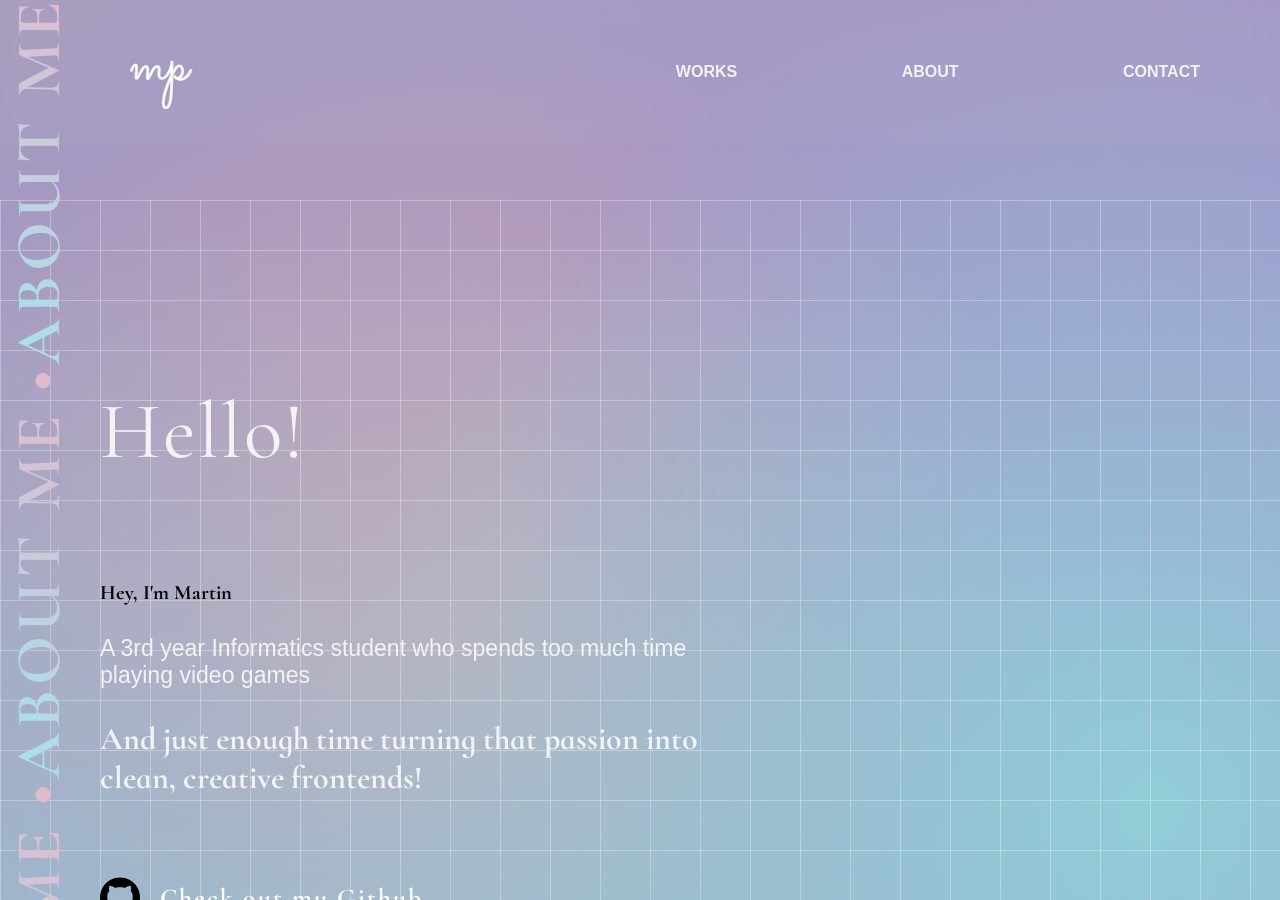
<file: about.html>
<!doctype html>
<html lang="en">
  <head>
    <meta charset="UTF-8" />
    <meta name="viewport" content="width=device-width, initial-scale=1.0" />
    <link rel="stylesheet" href="./about.css" />
    <link rel="stylesheet" href="./style.css" />
    <link rel="icon" type="image/png" href="./icons/cocosignIcon.png" />

    <title>mp | About</title>
  </head>
  <body>
    <!-- Navbar -->
    <nav>
      <div class="left-nav">
        <span class="anim">
          <a href="./index.html"
            ><img src="./icons/cocosign.png" alt="icon"
          /></a>
        </span>
      </div>
      <div class="right-nav">
        <span class="anim"><a href="./works.html" data-i18n="works"></a></span>
        <span class="anim"><a href="./about.html" data-i18n="about"></a></span>
        <span class="anim"
          ><a href="./contact.html" data-i18n="contact"></a
        ></span>
      </div>

      <!-- Mobile menu -->
      <button class="hamburger" id="hamburger">
        <span></span>
        <span></span>
        <span></span>
      </button>
      <div class="mobile-menu" id="mobileMenu">
        <a href="./works.html" data-i18n="works"></a>
        <a href="./about.html" data-i18n="about"></a>
        <a href="./contact.html" data-i18n="contact"></a>
      </div>
    </nav>

    <!-- Vertical text -->
    <div class="vertical anim">
      <div class="scroll-wrapper">
        <h1 data-i18n="aboutPageTitle">ABOUT ME &#x2022;</h1>
      </div>
    </div>

    <!-- About me -->
    <main class="container">
      <section class="about child">
        <div class="content">
          <div class="marginleft">
            <p data-i18n="aboutText"></p>
            <ul>
              <li data-i18n="aboutBulletOne"></li>
              <li data-i18n="aboutBulletTwo"></li>
              <li data-i18n="aboutBulletThree"></li>
            </ul>
            <a
              class="link"
              target="_blank"
              href="https://github.com/martinpavlakovic"
              ><img
                src="./icons/github.png"
                alt="githubLogo"
                width="40"
                height="40" />Check out my Github</a
            >
          </div>
        </div>
        <div class="right"><span class="grid" /></div>
      </section>

      <!-- Projects -->
      <section class="projects child">
        <div class="left">
          <span class="grid"></span>
          <div class="image-container">
            <a href="./gamefinder.html">
              <img src="./images/gfmain.png" alt="gfmain" />
            </a>
            <a href="./auagency.html">
              <img src="./images/aumain.png" alt="aumain" />
            </a>
            <a href="./stockup.html">
              <img src="./images/sumain.png" alt="sumain" />
            </a>
          </div>
        </div>
        <div class="content">
          <p>
            <span data-i18n="projectsText"></span>
            <a href="./contact.html" class="hover-link">
              <span class="slide-text" data-i18n="projectsLink"></span>
              <span class="slide-text" data-i18n="projectsLink"></span>
            </a>
          </p>
        </div>
      </section>

      <!-- Contact -->
      <section class="contact child">
        <div class="content">
          <div class="upper">
            <p>
              <span data-i18n="contactFormText"></span>
              <a href="./contact.html" class="hover-link">
                <span class="slide-text" data-i18n="contactFormLink"></span>
                <span class="slide-text" data-i18n="contactFormLink"></span>
              </a>
            </p>
          </div>
          <div class="lower">
            <img src="./icons/signature.png" alt="signatureImg" />
          </div>
        </div>
        <div class="right"><span class="grid" /></div>
      </section>
    </main>
    <script src="./js/animation.js"></script>
    <script src="./js/languageSwitch.js"></script>
  </body>
</html>
</file>
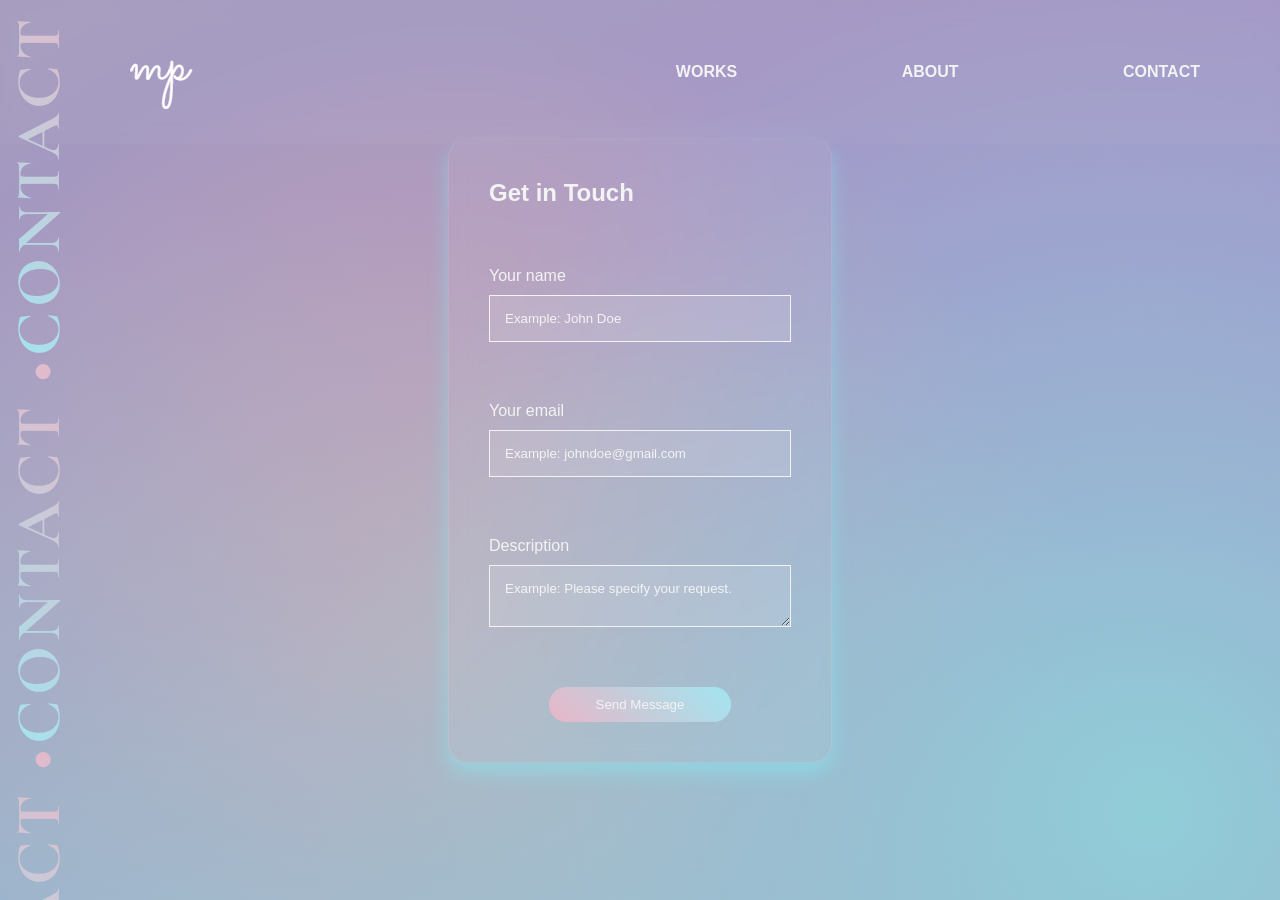
<file: contact.html>
<!doctype html>
<html lang="en">
  <head>
    <meta charset="UTF-8" />
    <meta name="viewport" content="width=device-width, initial-scale=1.0" />
    <link rel="stylesheet" href="./style.css" />
    <link rel="stylesheet" href="./contact.css" />
    <link rel="icon" type="image/png" href="./icons/cocosignIcon.png" />
    <title>mp | Contact</title>
  </head>
  <body>
    <!-- Navbar -->
    <nav>
      <div class="left-nav">
        <span class="anim">
          <a href="./index.html"
            ><img src="./icons/cocosign.png" alt="icon"
          /></a>
        </span>
      </div>
      <div class="right-nav">
        <span class="anim"><a href="./works.html" data-i18n="works"></a></span>
        <span class="anim"><a href="./about.html" data-i18n="about"></a></span>
        <span class="anim"
          ><a href="./contact.html" data-i18n="contact"></a
        ></span>
      </div>

      <!-- Mobile menu -->
      <button class="hamburger" id="hamburger">
        <span></span>
        <span></span>
        <span></span>
      </button>
      <div class="mobile-menu" id="mobileMenu">
        <a href="./works.html" data-i18n="works"></a>
        <a href="./about.html" data-i18n="about"></a>
        <a href="./contact.html" data-i18n="contact"></a>
      </div>
    </nav>

    <!-- Vertical text -->
    <div class="vertical anim">
      <div class="scroll-wrapper">
        <h1 data-i18n="contactPageTitle">CONTACT &#x2022;</h1>
      </div>
    </div>

    <!-- Form -->
    <section class="contact-container">
      <form class="contact-form anim" id="contact-form">
        <h2 class="group anim" data-i18n="getInTouch"></h2>
        <div class="group anim">
          <label data-i18n="nameLabel"></label>
          <input
            name="Full Name"
            type="text"
            data-i18n-placeholder="namePlaceholder" />
        </div>
        <div class="group anim">
          <label for="email" data-i18n="emailLabel"></label>
          <input
            type="email"
            name="Email"
            id="email"
            data-i18n-placeholder="emailPlaceholder" />
        </div>
        <div class="group anim">
          <label data-i18n="descriptionLabel"></label>
          <textarea
            name="Message"
            data-i18n-placeholder="messagePlaceholder"></textarea>
        </div>
        <div class="group anim">
          <button
            type="submit"
            class="btn-gradient"
            id="submit-button"
            data-i18n="sendMessage"></button>
        </div>
      </form>
    </section>
    <script src="./js/animation.js"></script>
    <script src="./js/form.js"></script>
    <script src="./js/languageSwitch.js"></script>
  </body>
</html>
</file>
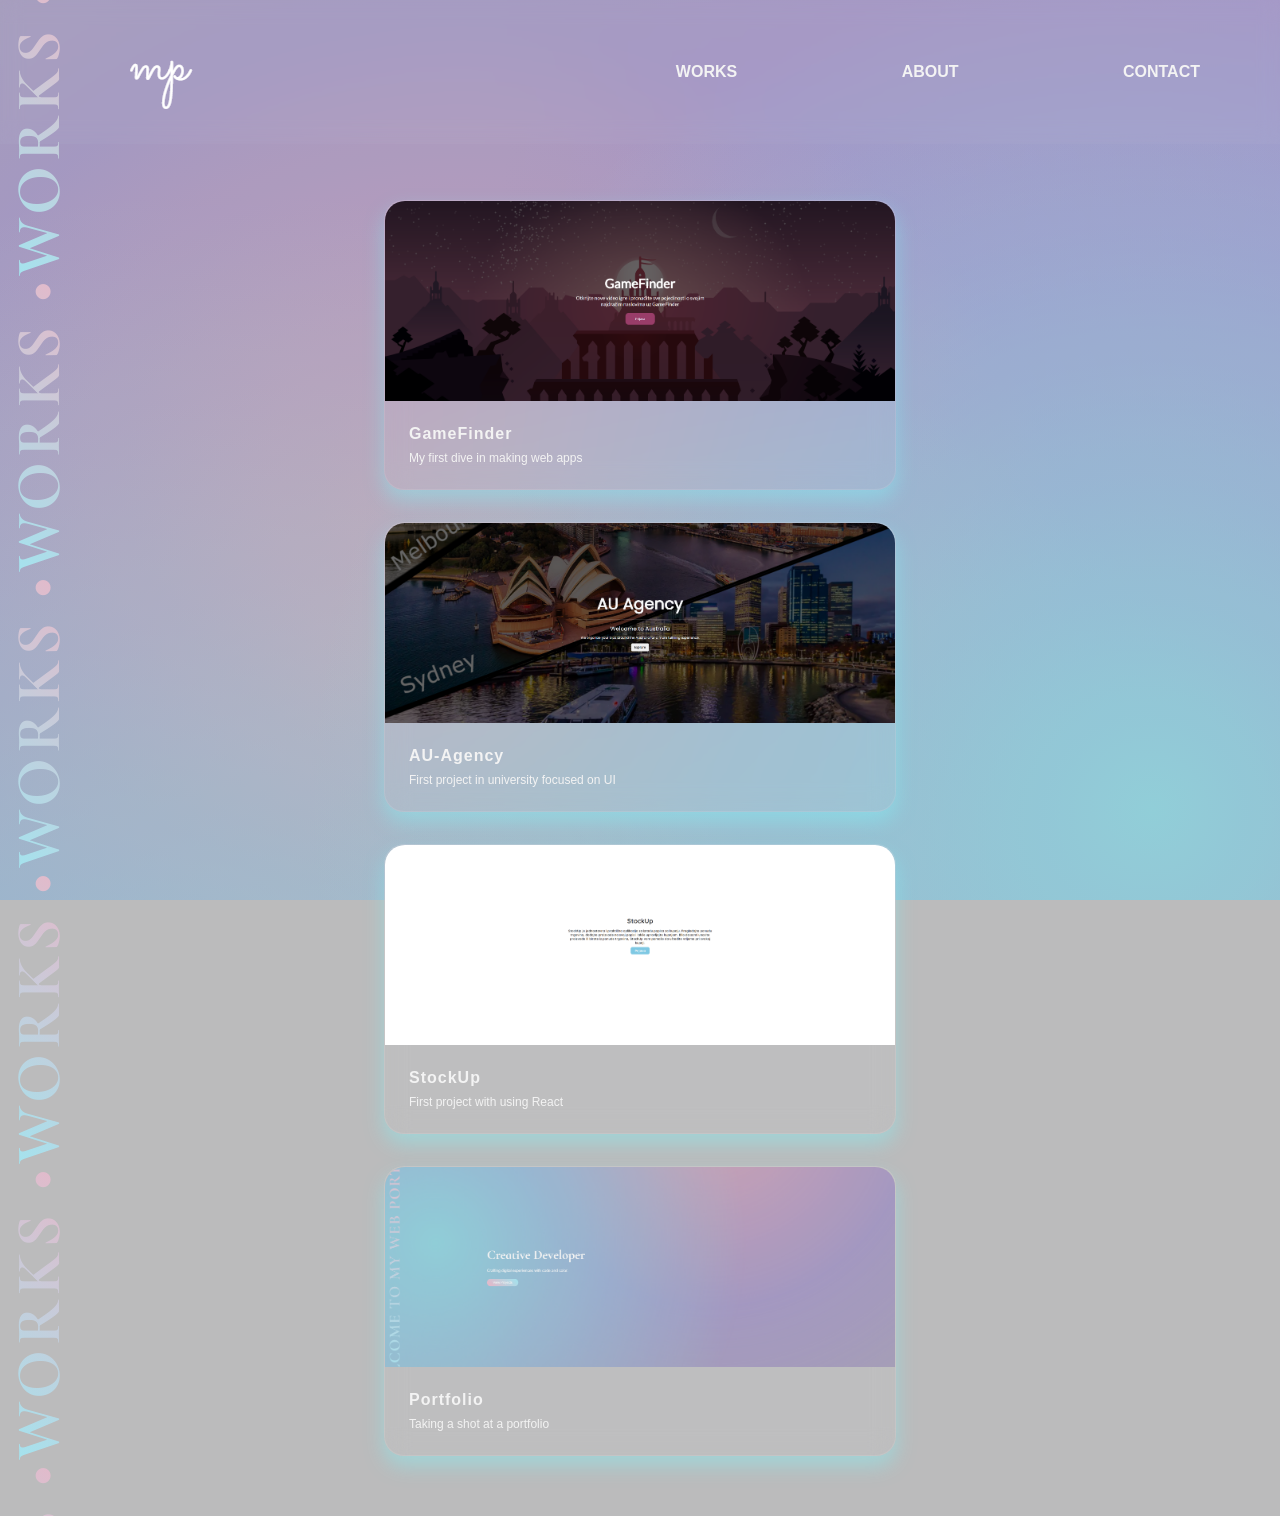
<file: works.html>
<!doctype html>
<html lang="en">
  <head>
    <meta charset="UTF-8" />
    <meta name="viewport" content="width=device-width, initial-scale=1.0" />
    <link rel="stylesheet" href="./style.css" />
    <link rel="stylesheet" href="./works.css" />
    <link rel="icon" type="image/png" href="./icons/cocosignIcon.png" />

    <title>mp | Works</title>
  </head>
  <body>
    <!-- Navbar -->
    <nav>
      <div class="left-nav">
        <span class="anim">
          <a href="./index.html"
            ><img src="./icons/cocosign.png" alt="icon"
          /></a>
        </span>
      </div>
      <div class="right-nav">
        <span class="anim"><a href="./works.html" data-i18n="works"></a></span>
        <span class="anim"><a href="./about.html" data-i18n="about"></a></span>
        <span class="anim"
          ><a href="./contact.html" data-i18n="contact"></a
        ></span>
      </div>

      <!-- Mobile menu -->
      <button class="hamburger" id="hamburger">
        <span></span>
        <span></span>
        <span></span>
      </button>
      <div class="mobile-menu" id="mobileMenu">
        <a href="./works.html" data-i18n="works"></a>
        <a href="./about.html" data-i18n="about"></a>
        <a href="./contact.html" data-i18n="contact"></a>
      </div>
    </nav>

    <!-- Vertical text -->
    <div class="vertical anim">
      <div class="scroll-wrapper">
        <h1 data-i18n="worksPageTitle">WORKS &#x2022;</h1>
      </div>
    </div>
    <section>
      <div class="card">
        <span class="hover">
          <a href="./gamefinder.html">
            <div class="img">
              <img src="./images/gfmain.png" alt="main" />
            </div>
            <div class="content">
              <h1 data-i18n="gamefinderTitle"></h1>
              <p data-i18n="gamefinderDesc"></p>
            </div>
          </a>
        </span>
      </div>
      <div class="card">
        <span class="hover">
          <a href="./auagency.html">
            <div class="img">
              <img src="./images/aumain.png" alt="main" />
            </div>
            <div class="content">
              <h1 data-i18n="auagencyTitle"></h1>
              <p data-i18n="auagencyDesc"></p>
            </div>
          </a>
        </span>
      </div>
      <div class="card">
        <span class="hover">
          <a href="./stockup.html">
            <div class="img">
              <img src="./images/sumain.png" alt="main" />
            </div>
            <div class="content">
              <h1 data-i18n="stockupTitle"></h1>
              <p data-i18n="stockupDesc"></p>
            </div>
          </a>
        </span>
      </div>
      <div class="card">
        <span class="hover">
          <a href="./portfolio.html">
            <div class="img">
              <img src="./images/portfoliomain.png" alt="main" />
            </div>
            <div class="content">
              <h1 data-i18n="portfolioTitle"></h1>
              <p data-i18n="portfolioDescription"></p>
            </div>
          </a>
        </span>
      </div>
    </section>
    <script src="./js/animation.js"></script>
    <script src="./js/languageSwitch.js"></script>
  </body>
</html>
</file>
<file: about.css>
.container {
  height: 100vh;
  overflow-y: scroll;
  scrollbar-width: none;
  -ms-overflow-style: none;
}

.container::-webkit-scrollbar {
  display: none;
}

.child {
  height: 100vh;
  width: 100%;
  display: flex;
  flex-direction: row;
  justify-content: center;
  align-items: center;
}

section {
  display: flex;
}

.grid {
  position: absolute;
  inset: 0;
  background-image:
    linear-gradient(rgba(255, 255, 255, 0.3) 1px, transparent 1px),
    linear-gradient(90deg, rgba(255, 255, 255, 0.3) 1px, transparent 1px);
  background-size: 180px 180px;
}

.image-container {
  position: relative;
  height: 100%;
  width: 100%;
}

.image-container a {
  position: absolute;
  width: clamp(180px, 20vw, 320px);
  height: clamp(120px, 13vw, 210px);
}

.image-container a img {
  width: 100%;
  height: 100%;
  object-fit: cover;
  border-radius: 16px;
  border: 1px solid rgba(255, 255, 255, 0.1);
  box-shadow: 0 10px 20px rgba(125, 249, 255, 0.4);
  backdrop-filter: blur(10px);
  transition: transform 0.3s;
}

.image-container a:nth-child(1) {
  top: 50%;
  left: 50%;
  translate: -50% -50%;
  z-index: 1002;
}

.image-container a:nth-child(2) {
  top: 40%;
  left: 65%;
  translate: -50% -50%;
  z-index: 1001;
}

.image-container a:nth-child(3) {
  top: 60%;
  left: 35%;
  translate: -50% -50%;
  z-index: 1003;
}

.image-container a img:hover {
  transform: scale(1.2);
}

.contact .left p {
  position: relative;
}

.contact .left p:before {
  content: '*';
  position: absolute;
  top: -50px;
  left: -50px;
}

.contact .upper {
  width: 100%;
  height: 70%;
  display: flex;
  justify-content: center;
  align-items: center;
}

.contact .lower {
  width: 100%;
  height: 30%;
  display: flex;
  justify-content: center;
  align-items: center;
  padding-bottom: 200px;
}

.contact .lower img {
  width: 100%;
}

.contact .content {
  display: flex;
  flex-direction: column;
}

.about .content,
.contact .content,
.projects .content {
  display: flex;
  justify-content: center;
  align-items: center;
  height: 100%;
  width: 50%;
}

.contact .right,
.about .right,
.projects .left {
  height: 100%;
  width: 50%;
  position: relative;
}

.container p,
.container a {
  color: var(--color-text);
  text-decoration: none;
  font-size: clamp(2.7rem, 8vw, 80px);
  letter-spacing: 2px;
  max-width: 800px;
}

.about li:nth-child(1) {
  color: black;
  font-family: Cormorant, 'sans-serif';
  font-weight: bold;
}

.projects .content p {
  min-width: 300px;
}

.container a {
  font-family: 'Cormorant Infant', serif;
}

.hover-link {
  display: inline-flex;
  flex-direction: column;
  overflow: hidden;
  height: 1.2em;
}

.slide-text {
  transition: transform 0.35s cubic-bezier(0.76, 0, 0.24, 1);
  display: block;
}

.hover-link:hover .slide-text {
  transform: translateY(-100%);
}

.about .content {
  display: flex;
  flex-direction: column;
  align-items: start;
  margin-left: 250px;
}

.about p {
  font-family: 'Cormorant Infant', serif;
}

.about ul {
  margin-top: 100px;
}

.about li {
  color: var(--color-text);
  list-style: none;
  margin-top: 30px;
  font-size: clamp(1rem, 1.8vw, 25px);
  max-width: 70%;
}

.about li:nth-child(1) {
  font-size: clamp(1.1rem, 1.6vw, 2rem);
}

.about li:nth-child(3) {
  font-family: 'Cormorant Infant', serif;
  font-weight: bold;
  font-size: clamp(20px, 2.5vw, 35px);
}

.about .link {
  margin-top: 80px;
  display: flex;
  align-items: center;
  gap: 20px;
  font-size: clamp(16px, 2vw, 30px);
  font-weight: bold;
  width: fit-content;
  text-decoration: none;
  color: white;
  background: linear-gradient(
    90deg,
    var(--color-background),
    var(--color-background)
  );
  background-size: 0% 100%;
  background-repeat: no-repeat;
  -webkit-background-clip: text;
  background-clip: text;
  transition:
    background-size 0.6s ease,
    color 0.6s ease;
}

.about .link:hover {
  background-size: 100% 100%;
  -webkit-text-fill-color: transparent;
}

@keyframes appear {
  from {
    opacity: 0;
    scale: 0.5;
  }
  to {
    opacity: 1;
    scale: 1;
  }
}

@media (max-width: 1280px) {
  .container {
    padding-top: 200px;
  }

  .about .content {
    margin-left: 0;
  }

  .marginleft {
    margin-left: 100px;
  }

  .child {
    flex-direction: column;
  }

  .left .grid {
    display: none;
  }

  .contact .right,
  .about .right {
    display: none;
  }

  .contact .content,
  .about .content {
    width: 100%;
    background-image:
      linear-gradient(rgba(255, 255, 255, 0.3) 1px, transparent 1px),
      linear-gradient(90deg, rgba(255, 255, 255, 0.3) 1px, transparent 1px);
    background-size: 50px 50px;
  }

  .projects .left {
    order: 2;
    display: hidden;
  }

  .projects .right {
    order: 1;
  }
}

@media (max-width: 768px) {
  .container {
    padding-top: 150px;
  }

  .contact p {
    margin-left: 80px;
  }

  .project p .contact .right,
  .about .right {
    display: none;
  }

  .about .content,
  .contact .content,
  .projects .right {
    width: 100%;
    padding: 0;
  }

  .contact .left p:before {
    top: -1rem;
    left: -0.75rem;
    font-size: 1.2rem;
  }

  .contact .lower img {
    width: 80%;
    max-width: 280px;
  }
}
</file>
<file: style.css>
@import url('https://fonts.googleapis.com/css2?family=Cormorant+Infant:ital,wght@0,300..700;1,300..700&family=Cormorant:ital,wght@0,300..700;1,300..700&display=swap');

:root {
  --color-primary: #e8b6c7;
  --color-secondary: #a1e5f0;
  --color-offpurple: #1a1028;
  --color-text: #f3f3f3;
  --color-background: #1e1e24;
}

* {
  margin: 0;
  padding: 0;
  box-sizing: border-box;
}

.anim {
  display: inline-block;
  opacity: 0;
  animation: dropIn 1s ease forwards;
}

.btn-gradient {
  color: var(--color-text);
  text-decoration: none;
  background: linear-gradient(
    45deg,
    var(--color-primary),
    var(--color-secondary)
  );
  display: inline-block;
  transition:
    transform 0.3s ease,
    box-shadow 0.3s ease;
}

@keyframes dropIn {
  from {
    opacity: 0;
    transform: translateY(-20px);
  }
  to {
    opacity: 1;
    transform: translateY(0);
  }
}

body {
  font-family: 'Montserrat', sans-serif;
  background-color: rgba(30, 30, 36, 0.3);
  height: 100vh;
  overflow: hidden;

  background-image:
    radial-gradient(
      circle at 50% 50%,
      var(--color-secondary) 0%,
      transparent 60%
    ),
    radial-gradient(
      circle at 10% 90%,
      var(--color-secondary) 0%,
      transparent 50%
    ),
    radial-gradient(
      circle at 80% 20%,
      var(--color-primary) 0%,
      rgba(177, 143, 255, 0.4) 25%,
      transparent 60%
    ),
    radial-gradient(
      circle at 20% 40%,
      var(--color-primary) 0%,
      rgba(177, 143, 255, 0.4) 30%,
      transparent 70%
    );

  background-size: 180% 180%;
  animation: bgMove 4s linear infinite;
  background-attachment: fixed;
}

body::before {
  content: '';
  position: fixed;
  inset: 0;
  background: rgba(0, 0, 0, 0.1);
  z-index: -10;
}

@keyframes bgMove {
  0% {
    background-position: 50% 0%;
  }
  10% {
    background-position: 80% 10%;
  }
  20% {
    background-position: 100% 30%;
  }
  30% {
    background-position: 100% 50%;
  }
  40% {
    background-position: 100% 70%;
  }
  50% {
    background-position: 80% 90%;
  }
  60% {
    background-position: 50% 100%;
  }
  70% {
    background-position: 20% 90%;
  }
  80% {
    background-position: 0% 70%;
  }
  90% {
    background-position: 0% 30%;
  }
  100% {
    background-position: 50% 0%;
  }
}

/* Navbar */

nav {
  width: 100%;
  display: flex;
  align-items: center;
  justify-content: space-between;
  background: rgba(255, 255, 255, 0.03);
  backdrop-filter: blur(10px);
  position: fixed;
  z-index: 200;
}

nav a {
  text-decoration: none;
  color: var(--color-text);
  margin: 30px 80px;
  font-weight: 600;
  display: inline-block;
  position: relative;
  transition: transform 0.3s ease;
}

nav a:hover {
  transform: scale(1.1);
}

.left-nav {
  margin: 30px 0 0 50px;
}

@media (max-width: 1024px) {
  .right-nav {
    display: none;
  }
}

@media (max-width: 768px) {
  .left-nav {
    margin-left: 0;
  }
}

.right-nav a::before {
  content: '';
  position: absolute;
  width: 0;
  height: 2px;
  inset: 0;
  top: 20px;
  background: linear-gradient(
    90deg,
    var(--color-primary),
    var(--color-secondary)
  );
  transition: width 0.3s ease-in-out;
}

.right-nav a:hover::before {
  width: 100%;
}

.left-nav .anim {
  animation-delay: 0.3s;
}

.right-nav .anim:nth-child(1) {
  animation-delay: 0.6s;
}

.right-nav .anim:nth-child(2) {
  animation-delay: 0.9s;
}

.right-nav .anim:nth-child(3) {
  animation-delay: 1.2s;
}

/* Hamburger menu */

.hamburger {
  display: none;
  flex-direction: column;
  gap: 10px;
  background: none;
  border: none;
  cursor: pointer;
  padding: 4px;
  margin-right: 60px;
  animation: dropIn 2s ease forwards;
}

@media (max-width: 1024px) {
  .hamburger {
    display: flex;
  }
}

.hamburger span {
  display: block;
  width: 40px;
  height: 2px;
  background: white;
  border-radius: 2px;
  transition:
    transform 0.3s ease,
    opacity 0.3s ease;
}

.mobile-menu {
  display: none;
  position: absolute;
  top: 100%;
  left: 0;
  width: 100%;
  background: var(--color-offpurple);
  backdrop-filter: blur(12px);
  border: 1px solid rgba(255, 255, 255, 0.1);
  flex-direction: column;
  padding: 20px;
  gap: 20px;
  opacity: 0;
  transition: transform 1s;
  z-index: 200;
}

.mobile-menu a {
  color: var(--color-text);
  text-decoration: none;
  font-size: 1.2rem;
  letter-spacing: 2px;
}

.hamburger.open span:nth-child(1) {
  transform: translateY(12px) rotate(45deg);
}

.hamburger.open span:nth-child(2) {
  opacity: 0;
}

.hamburger.open span:nth-child(3) {
  transform: translateY(-12px) rotate(-45deg);
}

.mobile-menu.open {
  display: flex;
  opacity: 1;
}

body.menu-open::after {
  content: '';
  position: fixed;
  inset: 0;
  backdrop-filter: blur(8px);
  -webkit-backdrop-filter: blur(8px);
  background: rgba(0, 0, 0, 0.4);
  z-index: 100;
}

/* Vertical text */

.vertical {
  position: fixed;
  inset: 0;
  height: 100vh;
  width: 100px;
  animation-delay: 1.2s;
  z-index: 200;
}

.vertical h1 {
  font-size: clamp(1.56rem, 5vw, 5rem);
  white-space: nowrap;
  letter-spacing: 5px;
  background: linear-gradient(
    45deg,
    var(--color-primary),
    var(--color-secondary)
  );
  -webkit-background-clip: text;
  background-clip: text;
  color: transparent;
  writing-mode: vertical-rl;
  transform: rotate(180deg);
  font-family: 'Cormorant Infant', serif;
}
</file>
<file: contact.css>
.contact-container {
  height: 100vh;
  display: flex;
  justify-content: center;
  align-items: center;
}

.contact-form {
  display: flex;
  flex-direction: column;
  gap: clamp(24px, 5.85vw, 60px);
  width: 100%;
  max-width: 30vw;
  padding: clamp(18px, 3.9vw, 40px);
  background: rgba(255, 255, 255, 0.05);
  backdrop-filter: blur(10px);
  border-radius: 20px;
  border: 1px solid rgba(255, 255, 255, 0.1);
  color: var(--color-text);
  animation-delay: 0.5s;
  box-shadow: 0 10px 20px rgba(125, 249, 255, 0.4);
}

.contact-form input,
.contact-form textarea {
  color: var(--color-text);
  background: rgba(255, 255, 255, 0.1);
  border: none;
  padding: clamp(10px, 1.95vw, 15px);
  border:
    var(--color-text),
    1px solid;
  color: var(--color-text);
  font-family: inherit;
}

.contact-form input::placeholder,
.contact-form textarea::placeholder {
  color: var(--color-text);
}

.contact-form label {
  color: var(--color-text);
  margin-bottom: 10px;
}

.contact-form .group {
  display: flex;
  flex-direction: column;
}

.contact-form .btn-gradient {
  color: var(--color-text);
  text-decoration: none;
  background: linear-gradient(
    45deg,
    var(--color-primary),
    var(--color-secondary)
  );
  padding: 10px 30px;
  border-radius: 50px;
  border: none;
  transition:
    transform 0.3s ease,
    box-shadow 0.3s ease;
  min-width: 60%;
  width: 40%;
  margin: auto;
  cursor: pointer;
  position: relative;
  overflow: hidden;
}

.btn-gradient::before {
  content: '';
  position: absolute;
  top: 0;
  left: 0;
  height: 100%;
  width: 0%;
  background: #80ef80;
  transition: width 2s ease;
}

.btn-gradient.success::before {
  width: 100%;
}

.contact-form .btn-gradient:hover {
  transform: scale(1.1) translateY(-3px);
  box-shadow: 0 10px 20px rgba(125, 249, 255, 0.4);
}

.contact-form .group:nth-child(1) {
  animation-delay: 0.3s;
}

.contact-form .group:nth-child(2) {
  animation-delay: 0.6s;
}

.contact-form .group:nth-child(3) {
  animation-delay: 0.9s;
}

.contact-form .group:nth-child(4) {
  animation-delay: 1.2s;
}

.contact-form .group:nth-child(5) {
  animation-delay: 1.5s;
}

@media (max-width: 1024px) {
  .contact-container {
    height: auto;
    padding-top: 200px;
    padding-bottom: 60px;
    align-items: flex-start;
  }

  .contact-form {
    max-width: 80vw;
  }

  .contact-form .btn-gradient {
    width: 60%;
  }
}
</file>
<file: works.css>
section {
  display: flex;
  justify-content: center;
  align-items: center;
  min-height: 100vh;
  gap: 32px;
}

.card {
  background: rgba(255, 255, 255, 0.05);
  backdrop-filter: blur(12px);
  border: 1px solid rgba(255, 255, 255, 0.1);
  border-radius: 20px;
  box-shadow: 0 10px 20px rgba(125, 249, 255, 0.4);
  height: 500px;
  width: 380px;
  transition: transform 0.3s;
  animation: dropIn 1s ease backwards;
  z-index: 1;
}

.card a {
  color: var(--color-text);
  text-decoration: none;
}

.card .img {
  height: 60%;
}

.card img {
  width: 100%;
  height: 100%;
  object-fit: cover;
  border-radius: 20px 20px 0 0;
}

.card .content {
  padding: 24px;
}

.card h1 {
  letter-spacing: 1px;
}

.card p {
  margin-top: 8px;
}

.card:hover {
  transform: scale(1.05);
}

.card:nth-child(1) {
  animation-delay: 0.3s;
}
.card:nth-child(2) {
  animation-delay: 0.6s;
}
.card:nth-child(3) {
  animation-delay: 0.9s;
}
.card:nth-child(4) {
  animation-delay: 1.2s;
}

@keyframes dropIn {
  from {
    opacity: 0;
    transform: translateY(-20px);
  }
  to {
    opacity: 1;
    transform: translateY(0);
  }
}

@media (max-width: 1280px) {
  body {
    height: auto;
    overflow-x: hidden;
    overflow-y: auto;
  }

  section {
    flex-direction: column;
    min-height: auto;
    padding-bottom: 60px;
  }

  .card {
    width: 40%;
    min-width: 200px;
    height: auto;
  }

  .card:nth-child(1) {
    margin-top: 200px;
  }

  .card .img {
    height: 200px;
  }

  .card h1 {
    font-size: 1rem;
  }

  .card p {
    font-size: 0.75rem;
  }
}
</file>
